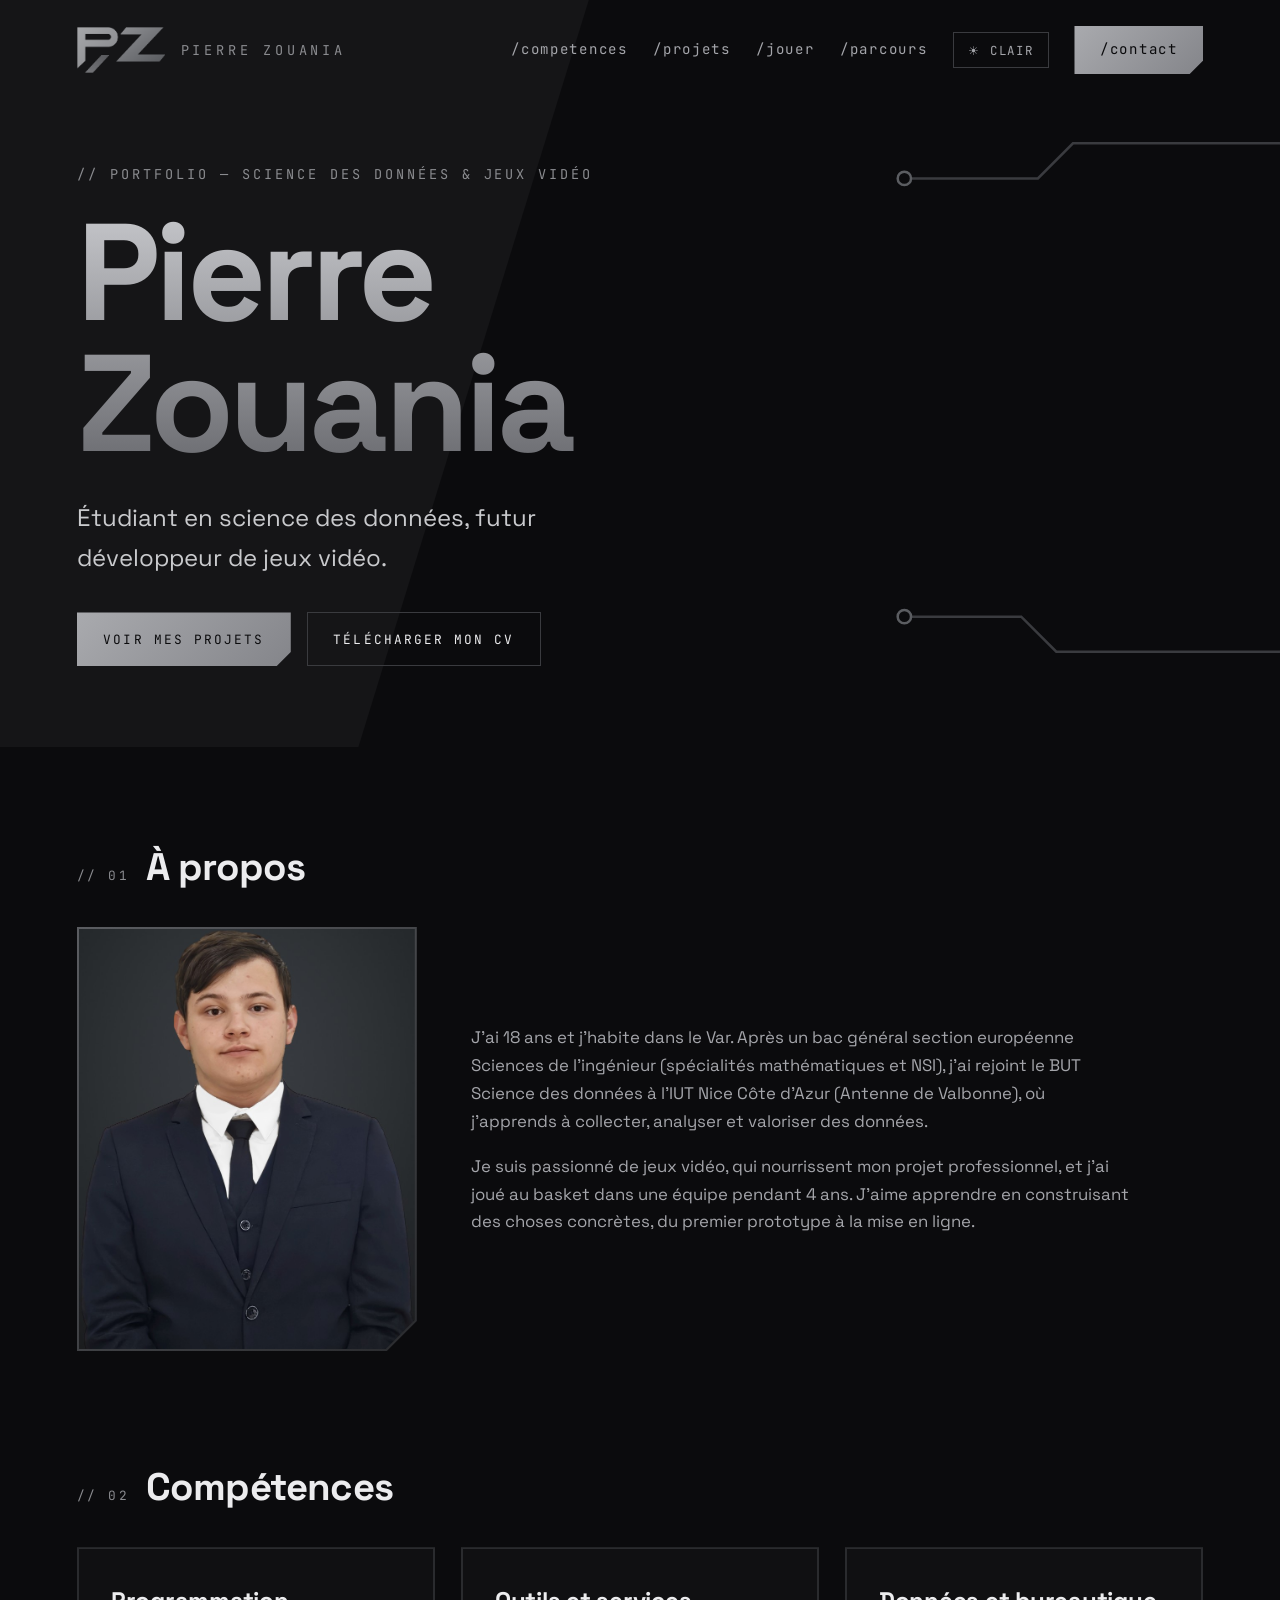
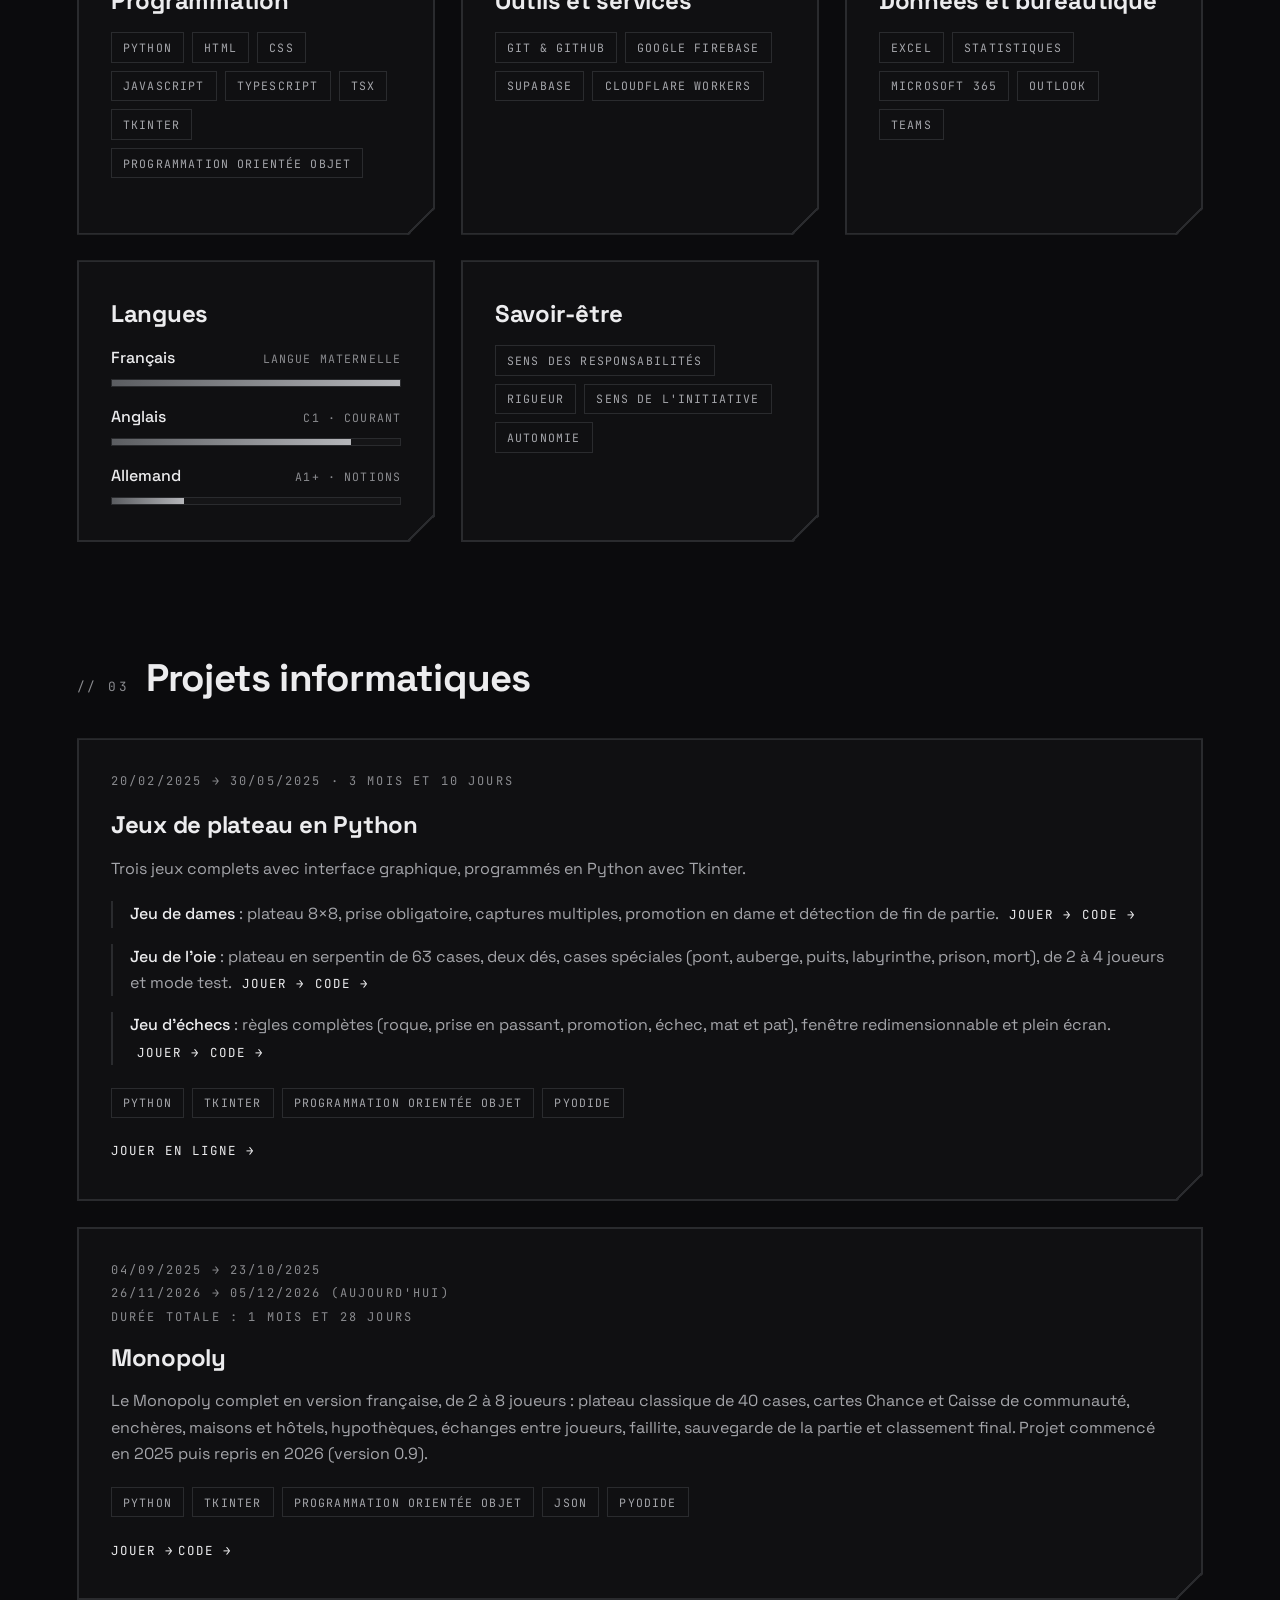
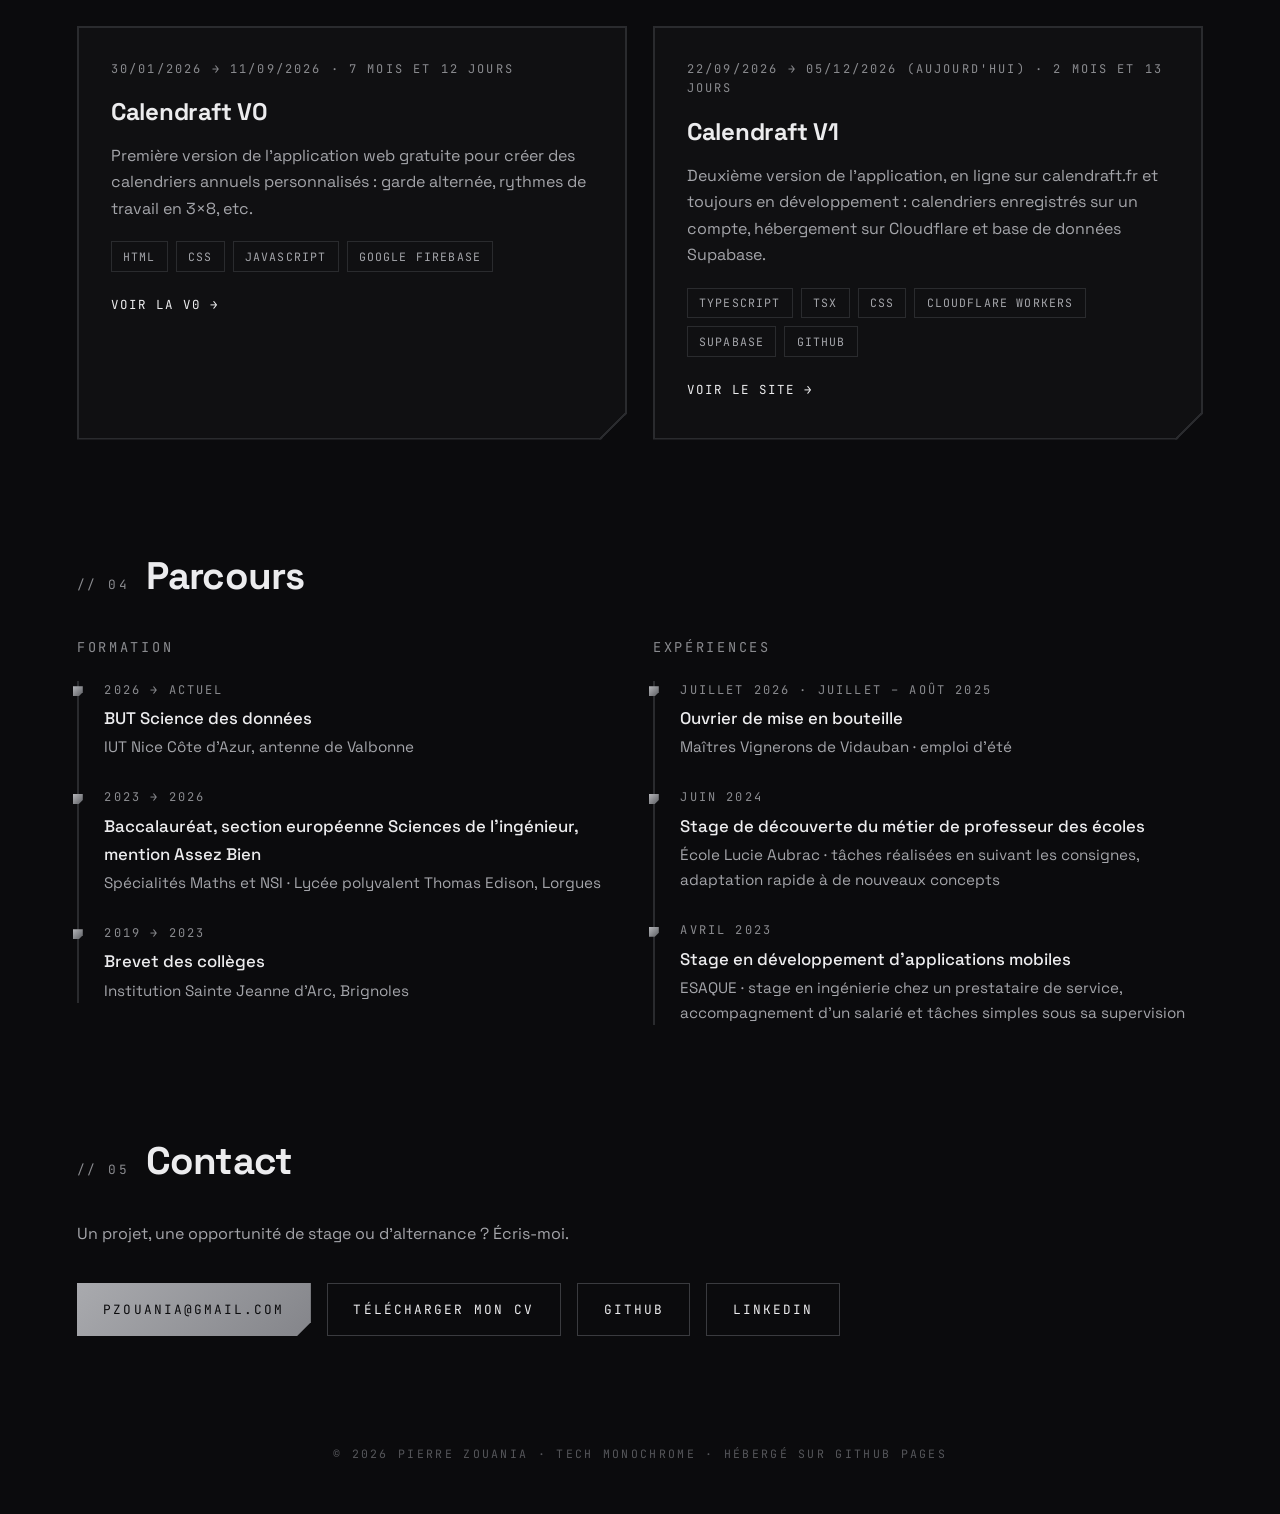
<file: index.html>
<!DOCTYPE html>
<html lang="fr">
<head>
  <meta charset="UTF-8">
  <meta name="viewport" content="width=device-width, initial-scale=1">
  <title>Pierre Zouania — Portfolio</title>
  <meta name="description" content="Portfolio de Pierre Zouania, étudiant en BUT Science des données, futur développeur de jeux vidéo.">
  <meta name="theme-color" content="#0b0b0d">
  <script>try{var t=localStorage.getItem("theme");if(t)document.documentElement.dataset.theme=t;}catch(e){}</script>
  <link rel="icon" type="image/png" href="logo.png">
  <link rel="preconnect" href="https://fonts.googleapis.com">
  <link rel="preconnect" href="https://fonts.gstatic.com" crossorigin>
  <link href="https://fonts.googleapis.com/css2?family=Space+Grotesk:wght@400;500;700&family=JetBrains+Mono:wght@400;500&display=swap" rel="stylesheet">
  <link rel="stylesheet" href="style.css">
</head>
<body>
  <div class="top">
    <header class="nav">
      <a href="#top" class="logo" aria-label="Accueil">
        <img src="logo.png" alt="Logo PZ" height="46">
        <span>Pierre Zouania</span>
      </a>
      <nav>
        <a href="#competences">/competences</a>
        <a href="#projets">/projets</a>
        <a href="jouer/">/jouer</a>
        <a href="#parcours">/parcours</a>
        <button id="theme-toggle" type="button" aria-label="Changer de thème"></button>
        <a href="#contact" class="nav-cta">/contact</a>
      </nav>
    </header>

    <svg class="trace t1" viewBox="0 0 460 90" aria-hidden="true"><path d="M14 70 H170 L212 28 H460" fill="none" stroke="#3a3b3f" stroke-width="3"/><circle cx="10" cy="70" r="8" fill="#0b0b0d" stroke="#5b5d61" stroke-width="3"/></svg>
    <svg class="trace t2" viewBox="0 0 460 90" aria-hidden="true"><path d="M14 20 H150 L192 62 H460" fill="none" stroke="#3a3b3f" stroke-width="3"/><circle cx="10" cy="20" r="8" fill="#0b0b0d" stroke="#5b5d61" stroke-width="3"/></svg>

    <main id="top">
      <section class="hero">
        <p class="label">// Portfolio — Science des données &amp; jeux vidéo</p>
        <h1>Pierre<br>Zouania</h1>
        <p class="lead">Étudiant en science des données, futur développeur de jeux vidéo.</p>
        <div class="cta">
          <a class="btn primary" href="#projets">Voir mes projets</a>
          <a class="btn" href="cv/CV_Pierre_Zouania.pdf" download>Télécharger mon CV</a>
        </div>
      </section>
    </main>
  </div>

  <main>
    <section id="apropos">
      <h2><span>// 01</span> À propos</h2>
      <div class="apropos-grid">
        <figure class="photo">
          <img src="photo.jpg" alt="Portrait de Pierre Zouania" width="800" height="1000" loading="lazy">
        </figure>
        <div class="textes">
          <p>J'ai 18 ans et j'habite dans le Var. Après un bac général section européenne Sciences de l'ingénieur (spécialités mathématiques et NSI), j'ai rejoint le BUT Science des données à l'IUT Nice Côte d'Azur (Antenne de Valbonne), où j'apprends à collecter, analyser et valoriser des données.</p>
          <p>Je suis passionné de jeux vidéo, qui nourrissent mon projet professionnel, et j'ai joué au basket dans une équipe pendant 4 ans. J'aime apprendre en construisant des choses concrètes, du premier prototype à la mise en ligne.</p>
        </div>
      </div>
    </section>

    <section id="competences">
      <h2><span>// 02</span> Compétences</h2>
      <div class="grid three">
        <article class="card">
          <h3>Programmation</h3>
          <ul class="chips"><li>Python</li><li>HTML</li><li>CSS</li><li>JavaScript</li><li>TypeScript</li><li>TSX</li><li>Tkinter</li><li>Programmation orientée objet</li></ul>
        </article>
        <article class="card">
          <h3>Outils et services</h3>
          <ul class="chips"><li>Git &amp; GitHub</li><li>Google Firebase</li><li>Supabase</li><li>Cloudflare Workers</li></ul>
        </article>
        <article class="card">
          <h3>Données et bureautique</h3>
          <ul class="chips"><li>Excel</li><li>Statistiques</li><li>Microsoft 365</li><li>Outlook</li><li>Teams</li></ul>
        </article>
        <article class="card">
          <h3>Langues</h3>
          <div class="lang"><div class="lang-head"><span>Français</span><em>Langue maternelle</em></div><div class="bar"><span style="--w:100%"></span></div></div>
          <div class="lang"><div class="lang-head"><span>Anglais</span><em>C1 · courant</em></div><div class="bar"><span style="--w:83%"></span></div></div>
          <div class="lang"><div class="lang-head"><span>Allemand</span><em>A1+ · notions</em></div><div class="bar"><span style="--w:25%"></span></div></div>
        </article>
        <article class="card">
          <h3>Savoir-être</h3>
          <ul class="chips"><li>Sens des responsabilités</li><li>Rigueur</li><li>Sens de l'initiative</li><li>Autonomie</li></ul>
        </article>
      </div>
    </section>

    <section id="projets">
      <h2><span>// 03</span> Projets informatiques</h2>
      <div class="grid two">
        <article class="card project wide">
          <time class="date" data-start="2025-02-20" data-end="2025-05-30">20/02/2025 → 30/05/2025</time>
          <h3>Jeux de plateau en Python</h3>
          <p>Trois jeux complets avec interface graphique, programmés en Python avec Tkinter.</p>
          <ul class="games">
            <li><strong>Jeu de dames</strong> : plateau 8×8, prise obligatoire, captures multiples, promotion en dame et détection de fin de partie. <a class="link" href="jouer/#dames">Jouer →</a> <a class="link" href="code/#dames">Code →</a></li>
            <li><strong>Jeu de l'oie</strong> : plateau en serpentin de 63 cases, deux dés, cases spéciales (pont, auberge, puits, labyrinthe, prison, mort), de 2 à 4 joueurs et mode test. <a class="link" href="jouer/#oie">Jouer →</a> <a class="link" href="code/#oie">Code →</a></li>
            <li><strong>Jeu d'échecs</strong> : règles complètes (roque, prise en passant, promotion, échec, mat et pat), fenêtre redimensionnable et plein écran. <a class="link" href="jouer/#echecs">Jouer →</a> <a class="link" href="code/#echecs">Code →</a></li>
          </ul>
          <ul class="chips"><li>Python</li><li>Tkinter</li><li>Programmation orientée objet</li><li>Pyodide</li></ul>
          <a class="link" href="jouer/">Jouer en ligne →</a>
        </article>
        <article class="card project wide">
          <div class="periodes">
            <time class="date" data-start="2025-09-04" data-end="2025-10-23">04/09/2025 → 23/10/2025</time>
            <time class="date" data-start="2026-11-26">26/11/2026 → aujourd'hui</time>
          </div>
          <h3>Monopoly</h3>
          <p>Le Monopoly complet en version française, de 2 à 8 joueurs : plateau classique de 40 cases, cartes Chance et Caisse de communauté, enchères, maisons et hôtels, hypothèques, échanges entre joueurs, faillite, sauvegarde de la partie et classement final. Projet commencé en 2025 puis repris en 2026 (version 0.9).</p>
          <ul class="chips"><li>Python</li><li>Tkinter</li><li>Programmation orientée objet</li><li>JSON</li><li>Pyodide</li></ul>
          <a class="link" href="jouer/#monopoly">Jouer →</a> <a class="link" href="code/#monopoly">Code →</a>
        </article>
        <article class="card project">
          <time class="date" data-start="2026-01-30" data-end="2026-09-11">30/01/2026 → 11/09/2026</time>
          <h3>Calendraft V0</h3>
          <p>Première version de l'application web gratuite pour créer des calendriers annuels personnalisés : garde alternée, rythmes de travail en 3×8, etc.</p>
          <ul class="chips"><li>HTML</li><li>CSS</li><li>JavaScript</li><li>Google Firebase</li></ul>
          <a class="link" href="https://pzouania.github.io/Calendraft-Old/" target="_blank" rel="noopener">Voir la V0 →</a>
        </article>
        <article class="card project">
          <time class="date" data-start="2026-09-22">22/09/2026 → aujourd'hui</time>
          <h3>Calendraft V1</h3>
          <p>Deuxième version de l'application, en ligne sur calendraft.fr et toujours en développement : calendriers enregistrés sur un compte, hébergement sur Cloudflare et base de données Supabase.</p>
          <ul class="chips"><li>TypeScript</li><li>TSX</li><li>CSS</li><li>Cloudflare Workers</li><li>Supabase</li><li>GitHub</li></ul>
          <a class="link" href="https://calendraft.fr" target="_blank" rel="noopener">Voir le site →</a>
        </article>
      </div>
    </section>

    <section id="parcours">
      <h2><span>// 04</span> Parcours</h2>
      <div class="grid two">
        <div>
          <h3 class="sub">Formation</h3>
          <ul class="timeline">
            <li>
              <span class="when">2026 → actuel</span>
              <strong>BUT Science des données</strong>
              <span>IUT Nice Côte d'Azur, antenne de Valbonne</span>
            </li>
            <li>
              <span class="when">2023 → 2026</span>
              <strong>Baccalauréat, section européenne Sciences de l'ingénieur, mention Assez Bien</strong>
              <span>Spécialités Maths et NSI · Lycée polyvalent Thomas Edison, Lorgues</span>
            </li>
            <li>
              <span class="when">2019 → 2023</span>
              <strong>Brevet des collèges</strong>
              <span>Institution Sainte Jeanne d'Arc, Brignoles</span>
            </li>
          </ul>
        </div>
        <div>
          <h3 class="sub">Expériences</h3>
          <ul class="timeline">
            <li>
              <span class="when">Juillet 2026 · Juillet – août 2025</span>
              <strong>Ouvrier de mise en bouteille</strong>
              <span>Maîtres Vignerons de Vidauban · emploi d'été</span>
            </li>
            <li>
              <span class="when">Juin 2024</span>
              <strong>Stage de découverte du métier de professeur des écoles</strong>
              <span>École Lucie Aubrac · tâches réalisées en suivant les consignes, adaptation rapide à de nouveaux concepts</span>
            </li>
            <li>
              <span class="when">Avril 2023</span>
              <strong>Stage en développement d'applications mobiles</strong>
              <span>ESAQUE · stage en ingénierie chez un prestataire de service, accompagnement d'un salarié et tâches simples sous sa supervision</span>
            </li>
          </ul>
        </div>
      </div>
    </section>

    <section id="contact">
      <h2><span>// 05</span> Contact</h2>
      <p class="muted">Un projet, une opportunité de stage ou d'alternance ? Écris-moi.</p>
      <div class="cta">
        <a class="btn primary" href="mailto:pzouania@gmail.com">pzouania@gmail.com</a>
        <a class="btn" href="cv/CV_Pierre_Zouania.pdf" download>Télécharger mon CV</a>
        <a class="btn" href="https://github.com/pzouania" target="_blank" rel="noopener">GitHub</a>
        <a class="btn" href="https://www.linkedin.com/in/pierre-zouania-0696a0435/" target="_blank" rel="noopener">LinkedIn</a>
      </div>
    </section>
  </main>

  <footer>
    <p>© <span id="year"></span> Pierre Zouania · tech monochrome · hébergé sur GitHub Pages</p>
  </footer>

  <script src="script.js"></script>
</body>
</html>
</file>
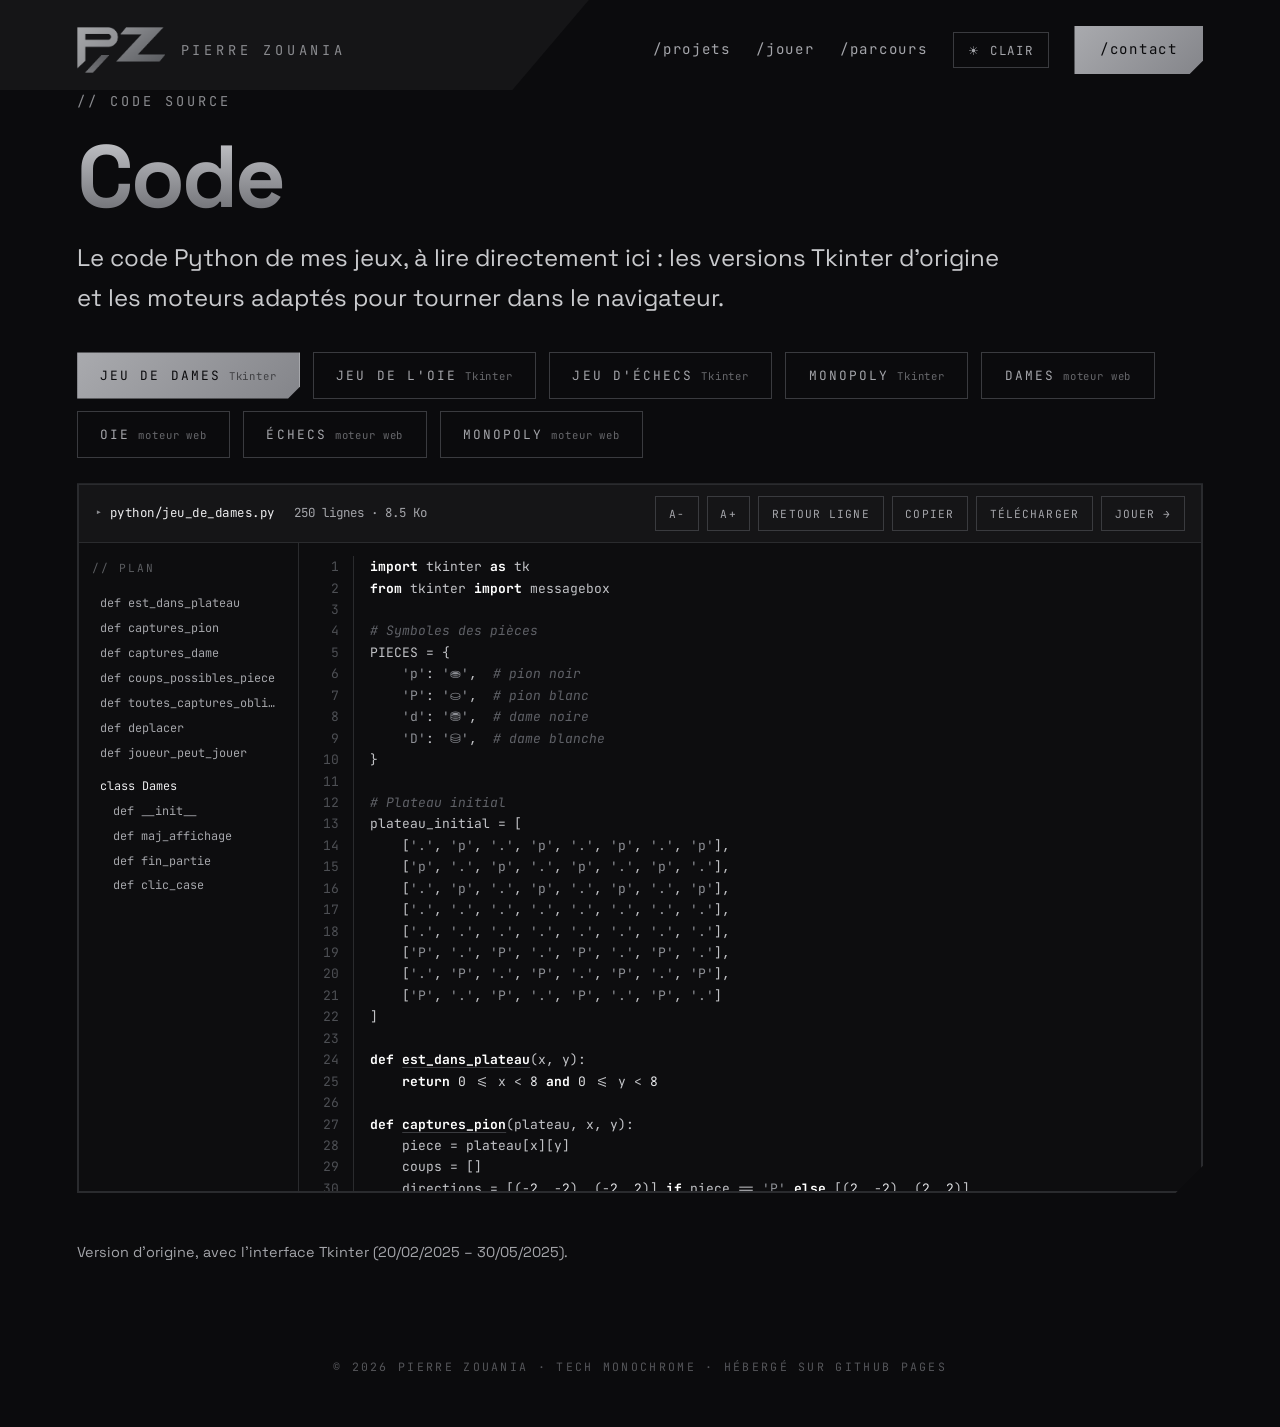
<file: code/index.html>
<!DOCTYPE html>
<html lang="fr">
<head>
  <meta charset="UTF-8">
  <base href="../">
  <meta name="viewport" content="width=device-width, initial-scale=1">
  <title>Code — Pierre Zouania</title>
  <meta name="description" content="Le code source Python de mes jeux (dames, jeu de l'oie, échecs), à lire directement sur le site.">
  <meta name="theme-color" content="#0b0b0d">
  <script>try{var t=localStorage.getItem("theme");if(t)document.documentElement.dataset.theme=t;}catch(e){}</script>
  <link rel="icon" type="image/png" href="logo.png">
  <link rel="preconnect" href="https://fonts.googleapis.com">
  <link rel="preconnect" href="https://fonts.gstatic.com" crossorigin>
  <link href="https://fonts.googleapis.com/css2?family=Space+Grotesk:wght@400;500;700&family=JetBrains+Mono:wght@400;500&display=swap" rel="stylesheet">
  <link rel="stylesheet" href="style.css">
  <link rel="stylesheet" href="jouer.css">
  <link rel="stylesheet" href="code.css">
</head>
<body>
  <div class="top compact">
    <header class="nav">
      <a href="index.html" class="logo" aria-label="Retour à l'accueil">
        <img src="logo.png" alt="Logo PZ" height="46">
        <span>Pierre Zouania</span>
      </a>
      <nav>
        <a href="index.html#projets">/projets</a>
        <a href="jouer/">/jouer</a>
        <a href="index.html#parcours">/parcours</a>
        <button id="theme-toggle" type="button" aria-label="Changer de thème"></button>
        <a href="index.html#contact" class="nav-cta">/contact</a>
      </nav>
    </header>
  </div>

  <main class="jouer codepage">
    <p class="label">// Code source</p>
    <h1>Code</h1>
    <p class="lead">Le code Python de mes jeux, à lire directement ici : les versions Tkinter d'origine et les moteurs adaptés pour tourner dans le navigateur.</p>

    <div class="tabs" id="fichiers" role="tablist" aria-label="Choix du fichier"></div>

    <section class="ide" id="ide" aria-live="polite">
      <div class="ide-bar">
        <span class="ide-path" id="ide-path">—</span>
        <span class="ide-meta" id="ide-meta"></span>
        <div class="ide-actions">
          <button type="button" id="b-moins" title="Texte plus petit" aria-label="Texte plus petit">A−</button>
          <button type="button" id="b-plus" title="Texte plus grand" aria-label="Texte plus grand">A+</button>
          <button type="button" id="b-wrap" title="Retour à la ligne" aria-pressed="false">Retour ligne</button>
          <button type="button" id="b-copier">Copier</button>
          <a id="b-dl" class="dl" download>Télécharger</a>
          <a id="b-jouer" class="dl" href="jouer/">Jouer →</a>
        </div>
      </div>
      <div class="ide-body">
        <nav class="ide-plan" aria-label="Plan du fichier">
          <p class="plan-titre">// Plan</p>
          <ul id="plan"></ul>
        </nav>
        <div class="ide-code" id="zone-code" tabindex="0">
          <p class="vide">Chargement…</p>
        </div>
      </div>
    </section>
    <p class="note" id="desc"></p>
  </main>

  <footer>
    <p>© <span id="year"></span> Pierre Zouania · tech monochrome · hébergé sur GitHub Pages</p>
  </footer>

  <script src="script.js"></script>
  <script src="code.js"></script>
</body>
</html>
</file>
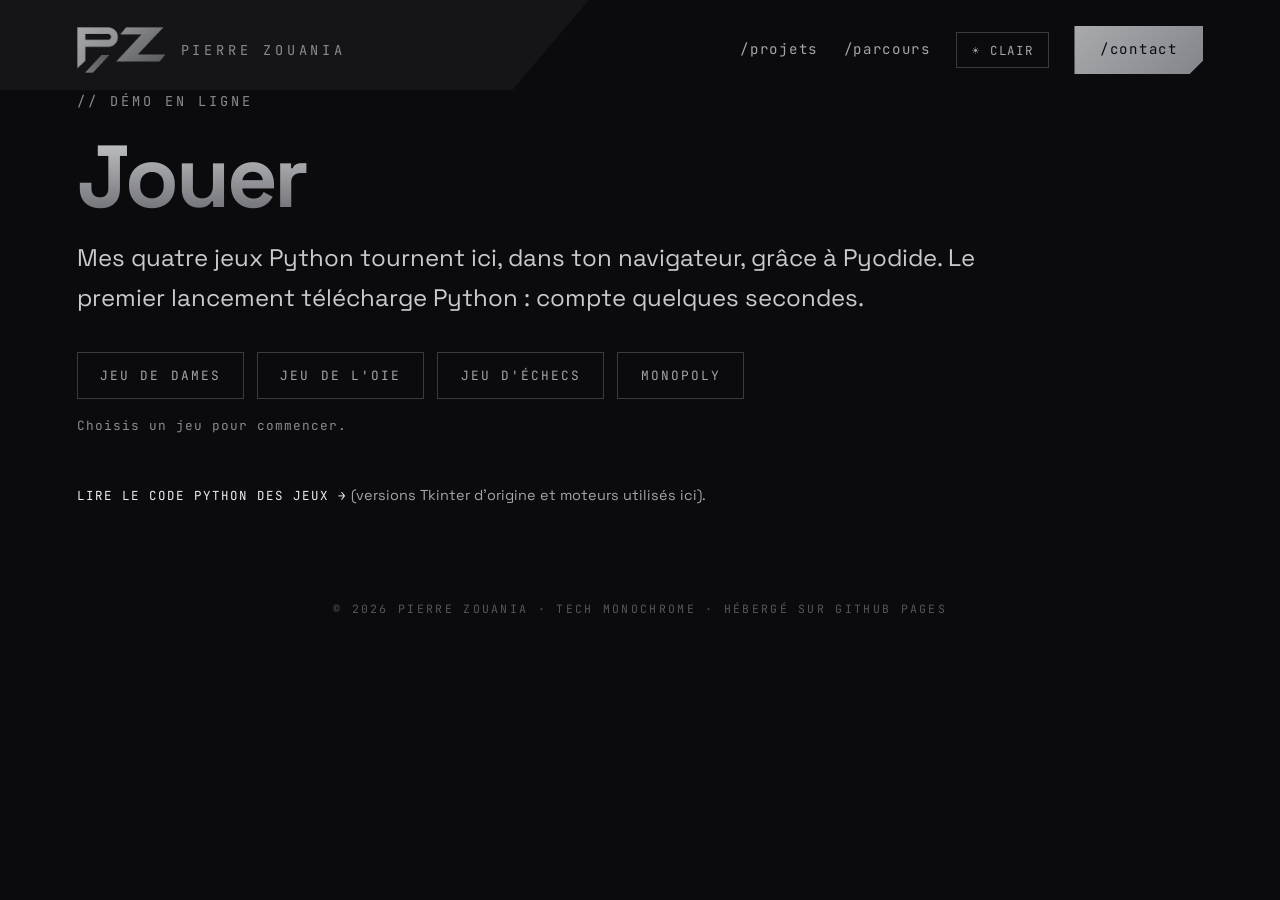
<file: jouer/index.html>
<!DOCTYPE html>
<html lang="fr">
<head>
  <meta charset="UTF-8">
  <base href="../">
  <meta name="viewport" content="width=device-width, initial-scale=1">
  <title>Jouer — Pierre Zouania</title>
  <meta name="description" content="Mes jeux Python (dames, jeu de l'oie, échecs) jouables directement dans le navigateur.">
  <meta name="theme-color" content="#0b0b0d">
  <script>try{var t=localStorage.getItem("theme");if(t)document.documentElement.dataset.theme=t;}catch(e){}</script>
  <link rel="icon" type="image/png" href="logo.png">
  <link rel="preconnect" href="https://fonts.googleapis.com">
  <link rel="preconnect" href="https://fonts.gstatic.com" crossorigin>
  <link href="https://fonts.googleapis.com/css2?family=Space+Grotesk:wght@400;500;700&family=JetBrains+Mono:wght@400;500&display=swap" rel="stylesheet">
  <link rel="stylesheet" href="style.css">
  <link rel="stylesheet" href="jouer.css">
  <link rel="stylesheet" href="monopoly.css">
</head>
<body>
  <div class="top compact">
    <header class="nav">
      <a href="index.html" class="logo" aria-label="Retour à l'accueil">
        <img src="logo.png" alt="Logo PZ" height="46">
        <span>Pierre Zouania</span>
      </a>
      <nav>
        <a href="index.html#projets">/projets</a>
        <a href="index.html#parcours">/parcours</a>
        <button id="theme-toggle" type="button" aria-label="Changer de thème"></button>
        <a href="index.html#contact" class="nav-cta">/contact</a>
      </nav>
    </header>
  </div>

  <main class="jouer">
    <p class="label">// Démo en ligne</p>
    <h1>Jouer</h1>
    <p class="lead">Mes quatre jeux Python tournent ici, dans ton navigateur, grâce à Pyodide. Le premier lancement télécharge Python : compte quelques secondes.</p>

    <div class="tabs" role="tablist" aria-label="Choix du jeu">
      <button class="tab" role="tab" data-jeu="dames" type="button">Jeu de dames</button>
      <button class="tab" role="tab" data-jeu="oie" type="button">Jeu de l'oie</button>
      <button class="tab" role="tab" data-jeu="echecs" type="button">Jeu d'échecs</button>
      <button class="tab" role="tab" data-jeu="monopoly" type="button">Monopoly</button>
    </div>

    <p id="statut" class="statut" role="status">Choisis un jeu pour commencer.</p>

    <div id="jeu-dames" class="jeu" hidden></div>
    <div id="jeu-oie" class="jeu" hidden></div>
    <div id="jeu-echecs" class="jeu" hidden></div>
    <div id="jeu-monopoly" class="jeu" hidden></div>

    <p class="note"><a class="link" href="code/">Lire le code Python des jeux →</a> (versions Tkinter d'origine et moteurs utilisés ici).</p>
  </main>

  <footer>
    <p>© <span id="year"></span> Pierre Zouania · tech monochrome · hébergé sur GitHub Pages</p>
  </footer>

  <script src="script.js"></script>
  <script src="monopoly.js"></script>
  <script src="jouer.js"></script>
</body>
</html>
</file>
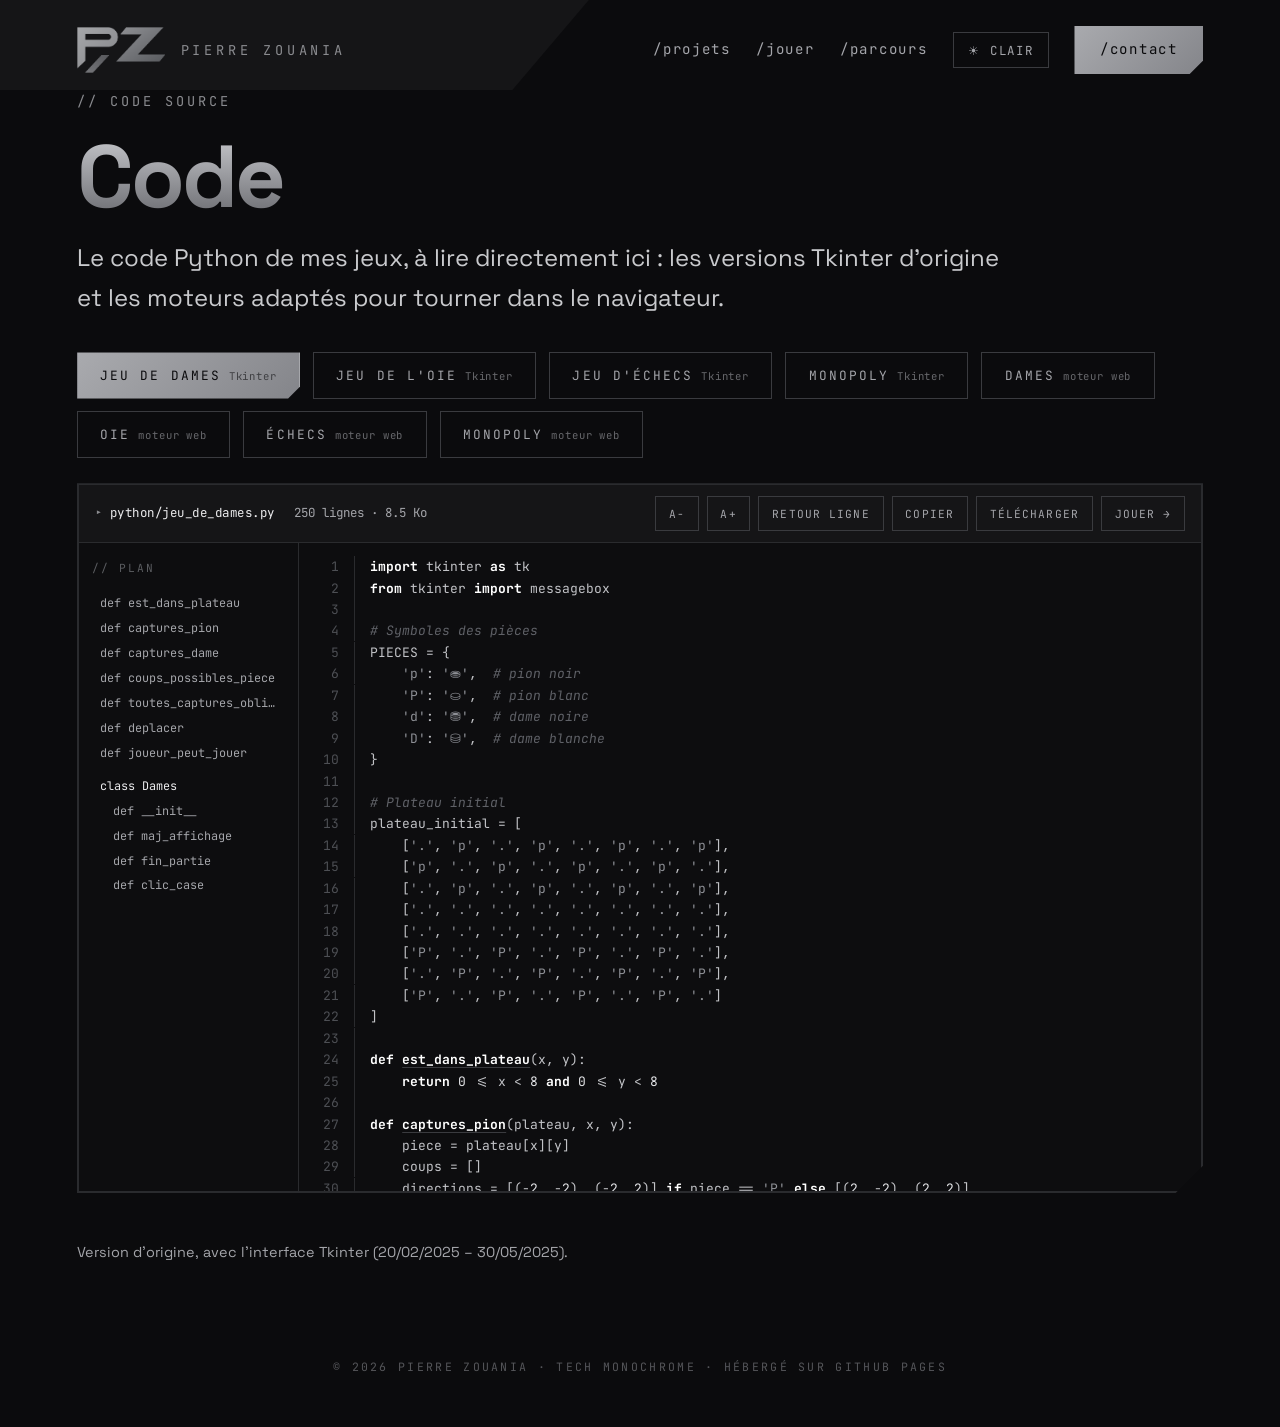
<file: code.html>
<!DOCTYPE html>
<html lang="fr"><head><meta charset="UTF-8"><title>Redirection…</title>
<meta http-equiv="refresh" content="0; url=code/">
<script>location.replace("code/"+location.hash)</script></head>
<body><p><a href="code/">Cette page a déménagé.</a></p></body></html>
</file>
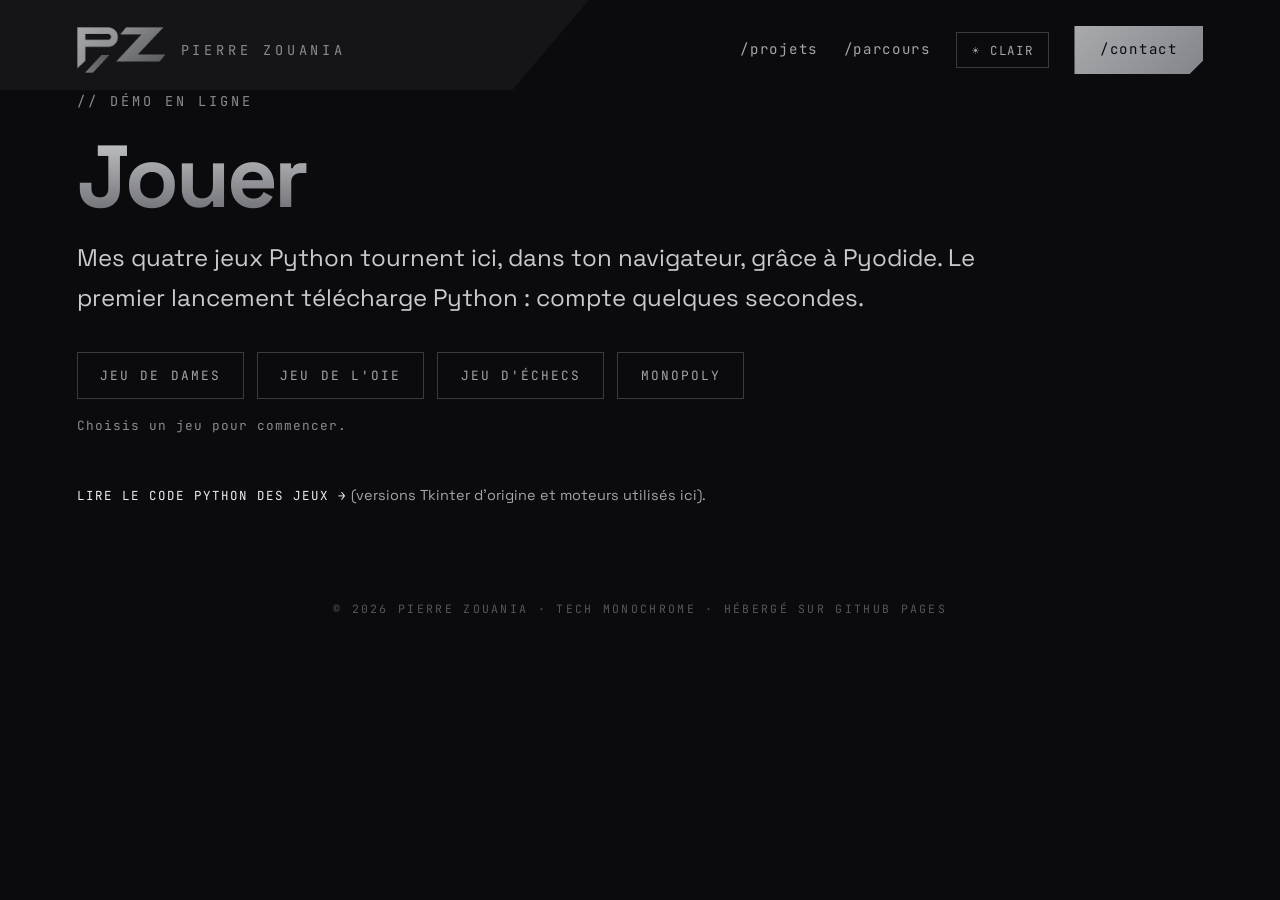
<file: jouer.html>
<!DOCTYPE html>
<html lang="fr"><head><meta charset="UTF-8"><title>Redirection…</title>
<meta http-equiv="refresh" content="0; url=jouer/">
<script>location.replace("jouer/"+location.hash)</script></head>
<body><p><a href="jouer/">Cette page a déménagé.</a></p></body></html>
</file>
<file: style.css>
/* Tech monochrome — acier brossé, coins coupés à 45°, traces de circuit, fond très sombre */
:root {
  --bg: #0b0b0d;
  --bg-2: #151517;
  --line: #2a2b2e;
  --mid: #5b5d61;
  --steel: #8a8b8f;
  --text: #ececee;
  --muted: #a4a5aa;
  --card: #101012;
  --card-hover: #131315;
  --line-2: #3a3b3f;
  --line-hover: #4a4b4f;
  --lead: #c9cacd;
  --foot: #55565a;
  --hover-tint: rgba(255, 255, 255, .04);
  --btn-from: #a9aaae;
  --btn-to: #84858a;
  --btn-text: #0b0b0d;
  --h1-from: #c6c7cb;
  --h1-to: #6a6b70;
  --bar-from: #5b5d61;
  --bar-to: #b5b6ba;
  --cut: 18px;
  color-scheme: dark;
  --mono: "JetBrains Mono", ui-monospace, "SFMono-Regular", Menlo, monospace;
  --sans: "Space Grotesk", system-ui, sans-serif;
}

:root[data-theme="light"] {
  --bg: #f2f2f3;
  --bg-2: #e4e4e6;
  --line: #d2d3d6;
  --mid: #8a8b8f;
  --steel: #5e5f64;
  --text: #17171a;
  --muted: #55565b;
  --card: #ffffff;
  --card-hover: #fafafa;
  --line-2: #c2c3c7;
  --line-hover: #9a9ba0;
  --lead: #3a3b3f;
  --foot: #8a8b8f;
  --hover-tint: rgba(0, 0, 0, .04);
  --btn-from: #3b3c40;
  --btn-to: #1a1b1e;
  --btn-text: #f2f2f3;
  --h1-from: #1f2023;
  --h1-to: #7a7b80;
  --bar-from: #9a9ba0;
  --bar-to: #2a2b2e;
  color-scheme: light;
}

* { box-sizing: border-box; }
html { scroll-behavior: smooth; }
body {
  margin: 0; background: var(--bg); color: var(--text);
  font-family: var(--sans); line-height: 1.65;
  -webkit-font-smoothing: antialiased;
}
a { color: inherit; text-decoration: none; }

/* ----- En-tête / hero ----- */
.top { position: relative; overflow: hidden; }
.top::before {            /* bande diagonale plus claire à gauche */
  content: ""; position: absolute; inset: 0; background: var(--bg-2);
  clip-path: polygon(0 0, 46% 0, 28% 100%, 0 100%);
}
.nav, #top { position: relative; z-index: 2; }

.nav {
  display: flex; align-items: center; justify-content: space-between; gap: 1rem;
  padding: 1.6rem clamp(1.2rem, 6vw, 6rem);
}
.logo { display: flex; align-items: center; gap: 1rem; }
.logo img { height: 46px; width: auto; display: block; }
.logo span {
  font-family: var(--mono); font-size: .85rem; letter-spacing: .28em;
  text-transform: uppercase; color: var(--steel);
}
.nav nav { display: flex; align-items: center; gap: 1.6rem; }
.nav nav a { font-family: var(--mono); font-size: .88rem; letter-spacing: .12em; color: var(--muted); transition: color .2s; }
.nav nav a:hover { color: var(--text); }
.nav .nav-cta {
  color: var(--btn-text); padding: .8rem 1.6rem;
  background: linear-gradient(135deg, var(--btn-from), var(--btn-to));
  clip-path: polygon(0 0, 100% 0, 100% calc(100% - 14px), calc(100% - 14px) 100%, 0 100%);
}
.nav .nav-cta:hover { color: var(--btn-text); filter: brightness(1.12); }

.trace path { stroke: var(--line-2); }
.trace circle { fill: var(--bg); stroke: var(--mid); }
.logo img, .brand img { transition: filter .25s; }
:root[data-theme="light"] .logo img { filter: brightness(.5) contrast(1.15); }

/* Bouton de thème */
#theme-toggle {
  font-family: var(--mono); font-size: .78rem; letter-spacing: .14em; text-transform: uppercase;
  color: var(--muted); background: transparent; border: 1px solid var(--line-2);
  padding: .55rem .9rem; cursor: pointer; transition: border-color .2s, color .2s;
}
#theme-toggle:hover { border-color: var(--steel); color: var(--text); }
body, .card, .btn { transition: background-color .25s, color .25s, border-color .25s; }
.trace { position: absolute; right: 0; z-index: 1; width: min(30vw, 420px); height: auto; }
.trace.t1 { top: 7.5rem; }
.trace.t2 { bottom: 4.5rem; }

#top { padding: 0 clamp(1.2rem, 6vw, 6rem); max-width: 1500px; }
.hero { padding: clamp(2.5rem, 7vh, 5rem) 0 clamp(3.5rem, 9vh, 6rem); }
.label {
  font-family: var(--mono); font-size: .85rem; letter-spacing: .22em;
  text-transform: uppercase; color: var(--steel); margin: 0 0 1.4rem;
}
h1 {
  font-size: clamp(3.4rem, 11vw, 8.6rem); line-height: .95; letter-spacing: -.035em;
  margin: 0 0 1.8rem; font-weight: 700;
  background: linear-gradient(180deg, var(--h1-from) 0%, var(--h1-to) 100%);
  -webkit-background-clip: text; background-clip: text; color: transparent;
}
.lead { font-size: clamp(1.1rem, 2.2vw, 1.5rem); color: var(--lead); margin: 0; max-width: 40ch; }

/* ----- Boutons ----- */
.cta { display: flex; flex-wrap: wrap; gap: 1rem; margin-top: 2.2rem; }
.btn {
  font-family: var(--mono); font-size: .8rem; letter-spacing: .16em; text-transform: uppercase;
  padding: .95rem 1.6rem; border: 1px solid var(--line-2); color: var(--text); background: transparent; cursor: pointer;
  transition: border-color .2s, background .2s;
}
.btn:hover { border-color: var(--steel); background: var(--hover-tint); }
.btn.primary {
  border: 0; color: var(--btn-text); padding: calc(.95rem + 1px) calc(1.6rem + 1px);
  background: linear-gradient(135deg, var(--btn-from), var(--btn-to));
  clip-path: polygon(0 0, 100% 0, 100% calc(100% - 14px), calc(100% - 14px) 100%, 0 100%);
}
.btn.primary:hover { filter: brightness(1.12); background: linear-gradient(135deg, var(--btn-from), var(--btn-to)); }

/* ----- Contenu ----- */
main:not(#top) { padding: 0 clamp(1.2rem, 6vw, 6rem); max-width: 1500px; margin: 0 auto; }
section { padding: 5.5rem 0 1rem; }
h2 { font-size: clamp(1.7rem, 3.2vw, 2.4rem); margin: 0 0 1.8rem; letter-spacing: -.02em; display: flex; align-items: baseline; gap: 1rem; }
h2 span { font-family: var(--mono); font-size: .8rem; letter-spacing: .2em; color: var(--steel); font-weight: 400; }
.muted { color: var(--muted); margin: 0; }

.grid { display: grid; gap: 1.6rem; }
.grid.two { grid-template-columns: repeat(2, 1fr); }
.grid.three { grid-template-columns: repeat(3, 1fr); }
@media (max-width: 1000px) { .grid.three { grid-template-columns: repeat(2, 1fr); } }
@media (max-width: 760px) { .grid.two, .grid.three { grid-template-columns: 1fr; } }
#apropos .textes p { margin: 0 0 1.1rem; color: var(--muted); max-width: 60ch; font-size: 1.05rem; }
.apropos-grid { display: grid; grid-template-columns: minmax(220px, 340px) 1fr; gap: clamp(1.6rem, 5vw, 3.4rem); align-items: center; }
.photo {
  margin: 0; padding: 2px; width: 100%;
  background: linear-gradient(135deg, var(--mid), var(--line));
  clip-path: polygon(0 0, 100% 0, 100% calc(100% - 30px), calc(100% - 30px) 100%, 0 100%);
}
.photo img { display: block; width: 100%; height: auto; aspect-ratio: 4 / 5; object-fit: cover; object-position: center top; clip-path: polygon(0 0, 100% 0, 100% calc(100% - 29px), calc(100% - 29px) 100%, 0 100%); }
@media (max-width: 760px) { .apropos-grid { grid-template-columns: 1fr; justify-items: center; } .photo { max-width: 260px; } .photo img { aspect-ratio: 1 / 1; } #apropos .textes { width: 100%; } }

/* Cartes à coin coupé */
.card {
  position: relative; background: var(--card); border: 2px solid var(--line);
  padding: 2rem 2rem 2.2rem;
  clip-path: polygon(0 0, 100% 0, 100% calc(100% - 26px), calc(100% - 26px) 100%, 0 100%);
  transition: border-color .25s, background .25s;
}
.card::after {
  content: ""; position: absolute; right: -2px; bottom: -2px; width: 28px; height: 28px;
  background: linear-gradient(135deg, transparent calc(50% - 1px), var(--line) calc(50% - 1px), var(--line) calc(50% + 1px), transparent calc(50% + 1px));
  transition: background .25s;
}
.card:hover { border-color: var(--line-hover); background: var(--card-hover); }
.card h3 { margin: 0 0 .7rem; font-size: 1.5rem; letter-spacing: -.01em; }
.card p { margin: 0 0 1.2rem; color: var(--muted); }
.wide { grid-column: 1 / -1; }

.date, .timeline .when {
  display: block; margin-bottom: .8rem; font-family: var(--mono);
  font-size: .75rem; letter-spacing: .18em; text-transform: uppercase; color: var(--steel);
}

.chips { list-style: none; padding: 0; margin: 0 0 1.2rem; display: flex; flex-wrap: wrap; gap: .5rem; }
.chips li {
  font-family: var(--mono); font-size: .72rem; letter-spacing: .1em; text-transform: uppercase;
  padding: .3rem .7rem; border: 1px solid var(--line); color: var(--muted);
}
.link {
  font-family: var(--mono); font-size: .78rem; letter-spacing: .16em; text-transform: uppercase;
  color: var(--text); transition: color .2s;
}
.link:hover { color: var(--steel); }

.games { list-style: none; padding: 0; margin: 0 0 1.4rem; display: grid; gap: 1rem; }
.games li { color: var(--muted); padding-left: 1.1rem; border-left: 2px solid var(--line); }
.games strong { color: var(--text); font-weight: 500; }
.games .link { margin-left: .4rem; white-space: nowrap; }

/* Barres de langues */
.lang { margin-bottom: 1.1rem; }
.lang:last-child { margin-bottom: 0; }
.lang-head { display: flex; justify-content: space-between; align-items: baseline; margin-bottom: .45rem; }
.lang-head span { font-weight: 500; }
.lang-head em { font-style: normal; font-family: var(--mono); font-size: .72rem; letter-spacing: .1em; text-transform: uppercase; color: var(--steel); }
.bar { height: 8px; background: var(--bg-2); border: 1px solid var(--line); }
.bar > span {
  display: block; height: 100%; width: var(--w);
  background: linear-gradient(90deg, var(--bar-from), var(--bar-to));
  transition: width 1s cubic-bezier(.2, .8, .2, 1);
}
.reveal:not(.visible) .bar > span { width: 0; }

/* Parcours */
h3.sub { font-family: var(--mono); font-size: .85rem; letter-spacing: .2em; text-transform: uppercase; color: var(--steel); font-weight: 400; margin: 0 0 1.4rem; }
.timeline { list-style: none; margin: 0; padding: 0 0 0 1.6rem; border-left: 2px solid var(--line); display: grid; gap: 1.8rem; }
.timeline li { position: relative; display: grid; gap: .1rem; }
.timeline li::before {
  content: ""; position: absolute; left: calc(-1.6rem - 6px); top: .35rem; width: 10px; height: 10px;
  background: linear-gradient(135deg, var(--bar-to), var(--bar-from));
  clip-path: polygon(0 0, 100% 0, 100% 60%, 60% 100%, 0 100%);
}
.timeline .when { margin-bottom: .2rem; }
.timeline strong { font-weight: 500; font-size: 1.05rem; }
.timeline span:last-child { color: var(--muted); font-size: .95rem; }

footer { text-align: center; padding: 5rem 1rem 2.5rem; font-family: var(--mono); font-size: .72rem; letter-spacing: .2em; text-transform: uppercase; color: var(--foot); }

/* Animation d'apparition */
.reveal { opacity: 0; transform: translateY(16px); transition: opacity .6s, transform .6s; }
.reveal.visible { opacity: 1; transform: none; }

@media (max-width: 900px) {
  .trace { display: none; }
  .logo span { display: none; }
  .nav nav { gap: 1rem; }
  .nav nav a:not(.nav-cta):not(:nth-child(2)) { display: none; }
}
@media (max-width: 560px) {
  .nav nav a:not(.nav-cta) { display: none; }
  #theme-toggle .tlabel { display: none; }
  .nav nav { gap: .6rem; }
  .nav { padding: 1.1rem 1.2rem; }
}
@media (prefers-reduced-motion: reduce) {
  html { scroll-behavior: auto; }
  .reveal { opacity: 1; transform: none; transition: none; }
  .bar > span { transition: none; }
}

.periodes { display: grid; gap: .25rem; margin-bottom: .6rem; }
.periodes .date { margin: 0; }
</file>
